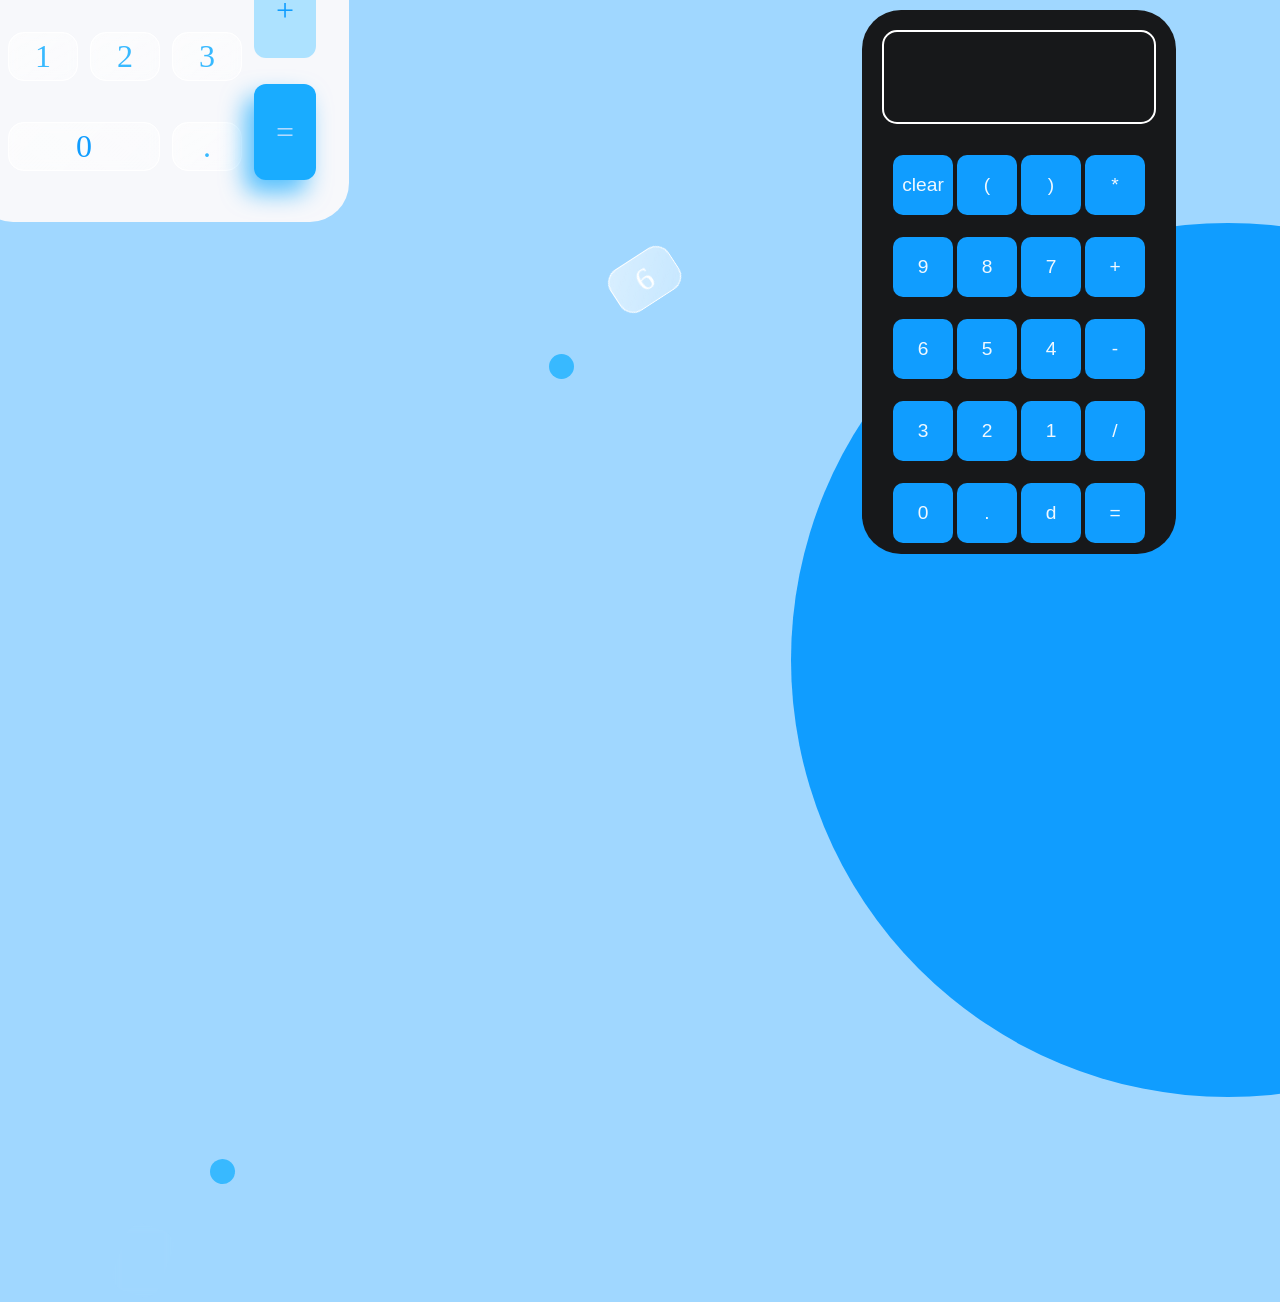
<file: index.html>
<!DOCTYPE html>
<html lang="en">
<head>
    <meta charset="UTF-8">
    <meta name="viewport" content="width=device-width, initial-scale=1.0">
    <title>calculator_TALA</title>
    <link rel="stylesheet" href="calculator.css">
</head>
<body>

    <div class="add"> </div>

    <div id="calc">

        <div id="dis"></div>

        <div class="row">
            <button class="op">clear</button>
            <button class="op">(</button>
            <button class="op">)</button>
            <button class="op">*</button>
        </div>

        <div class="row">
            <button>9</button>
            <button>8</button>
            <button>7</button>
            <button class="op">+</button>
        </div>

        <div class="row">
            <button>6</button>
            <button>5</button>
            <button>4</button>
            <button class="op">-</button>
        </div>

        <div class="row">
            <button>3</button>
            <button>2</button>
            <button>1</button>
            <button class="op">/</button>
        </div>

        <div class="row">
            <button>0</button>
            <button>.</button>
            <button>d</button>
            <button class="equal">=</button>
        </div>


        </div>
   

    
    <div class="circle-small c1"></div>
    <div class="circle-small c2"></div>
    <div class="circle-small c3"></div>

    <div class="float-btn f1"><div>6</div></div>
    <div class="float-btn f2"><div>6</div></div>
    <div class="mini-calc">
    <div class="mini-btn zero">0</div>
    <div class="mini-btn one">1</div>
    <div class="mini-btn two">2</div>
    <div class="mini-btn three">3</div>
    <div class="mini-op plus">+</div>
    <div class="mini-btn dot">.</div>
    <div class="mini-equal">=</div>

</div>



    

    <script src="./calculator.js"></script>
</body>
</html>
</file>
<file: calculator.css>
body {
    background: #A0D7FF;
    position: relative;
    overflow: hidden;
}

.add {
    width: 874px;
    height: 874px;
    position: absolute;
    left: 783px;
    top: 213px;
    background: #109DFF;
    border-radius: 9999px;
    z-index: 1;
}

#calc {
display: flex;
flex-direction: column;
width: fit-content;
align-items: center;
border-radius: 10px;
margin: 10px auto;
position: absolute;
background: linear-gradient(223deg, #17181A 0%, #17181A 100%);
overflow: hidden; 
border-radius: 39px;
backdrop-filter: blur(51px);
position: relative; 
z-index: 10;
left: 30%; 
bottom: 50%;

}

#dis {
    background-color: #17181A;
    margin: 20px;
    width: 250px;
    height: 70px;
    border-radius: 15px;
    font-size: 24px;
    color: #ffffff;
    padding: 10px;
    border: 2px solid #ffffff;
}

.row {
    margin: 1px auto;
}

.row button {
    width: 60px;
    height: 60px;
    margin: 10px auto;
    font-size: larger;
    border-radius: 10px;
    background-color: #109DFF;
    color: aliceblue;
    border: none;
}

.row button:hover {
    background-color: rgb(128, 100, 116);
    cursor: pointer;
}

.op {
    background-color: #ADE2FF;
    color: #109DFF;
}

.equal {
    background-color: #1991FF;
}


.circle-small {
    width: 25px;
    height: 25px;
    background: #38B9FF;
    border-radius: 50%;
    position: absolute;
}

.c1 {
    left: 541px;
    top: 344px;
}

.c2 {
    left: 1836px;
    top: 703px;
}

.c3 {
    left: 232.02px;
    top: 1163.93px;
    transform: rotate(143deg);
    transform-origin: top left;
}

.float-btn {
    width: 62px;
    padding: 6px 4px;
    position: absolute;
    background: linear-gradient(
        132deg,
        rgba(255, 255, 255, 0.60),
        rgba(255, 255, 255, 0.40)
    );
    border-radius: 16px;
    outline: 1px solid white;
    outline-offset: -1px;
    backdrop-filter: blur(6px);

    display: flex;
    justify-content: center;
    align-items: center;
}

.float-btn div {
    color: white;
    font-size: 32px;
    font-family: Poppins;
    font-weight: 500;
}

.f1 {
    left: 594px;
    top: 267.73px;
    transform: rotate(-33deg);
    transform-origin: top left;
}

.f2 {
    left: 169.53px;
    top: 1226.44px;
    transform: rotate(110deg);
    transform-origin: top left;
}


.mini-calc {
    width: 375px;
    height: 812px;
    position: absolute;
    left: -34px;
    top: -600px;
    background: #F7F8FB;
    border-radius: 39px;
    backdrop-filter: blur(51px);
    overflow: hidden;
}

.mini-btn {
    width: 62px;
    padding: 6px 4px;
    position: absolute;
    background: linear-gradient(132deg,
        rgba(255,255,255,0.6),
        rgba(255,255,255,0.4));
    border-radius: 16px;
    outline: 1px solid white;
    outline-offset: -1px;
    backdrop-filter: blur(6px);
    text-align: center;
    font-size: 32px;
    font-family: Poppins;
    font-weight: 500;
    color: #38B9FF;
}

.zero { left: 34px; top: 712px; width: 144px; color: #109DFF; }
.dot  { left: 198px; top: 712px;}
.one  { left: 34px; top: 622px; }
.two  { left: 116px; top: 622px; }
.three{ left: 198px; top: 622px; }

.mini-op {
    width: 62px;
    height: 96px;
    position: absolute;
    left: 280px;
    top: 552px;
    background: #ADE2FF;
    border-radius: 12px;
    font-size: 32px;
    font-family: Poppins;
    color: #109DFF;
    display: flex;
    justify-content: center;
    align-items: center;
}

.mini-equal {
    width: 62px;
    height: 96px;
    position: absolute;
    left: 280px;
    top: 674px;
    background: #19ACFF;
    border-radius: 12px;
    box-shadow: -9px 13px 23px rgba(0,163,255,0.65);
    color: #B2DAFF;
    font-size: 32px;
    display: flex;
    justify-content: center;
    align-items: center;
}
</file>
